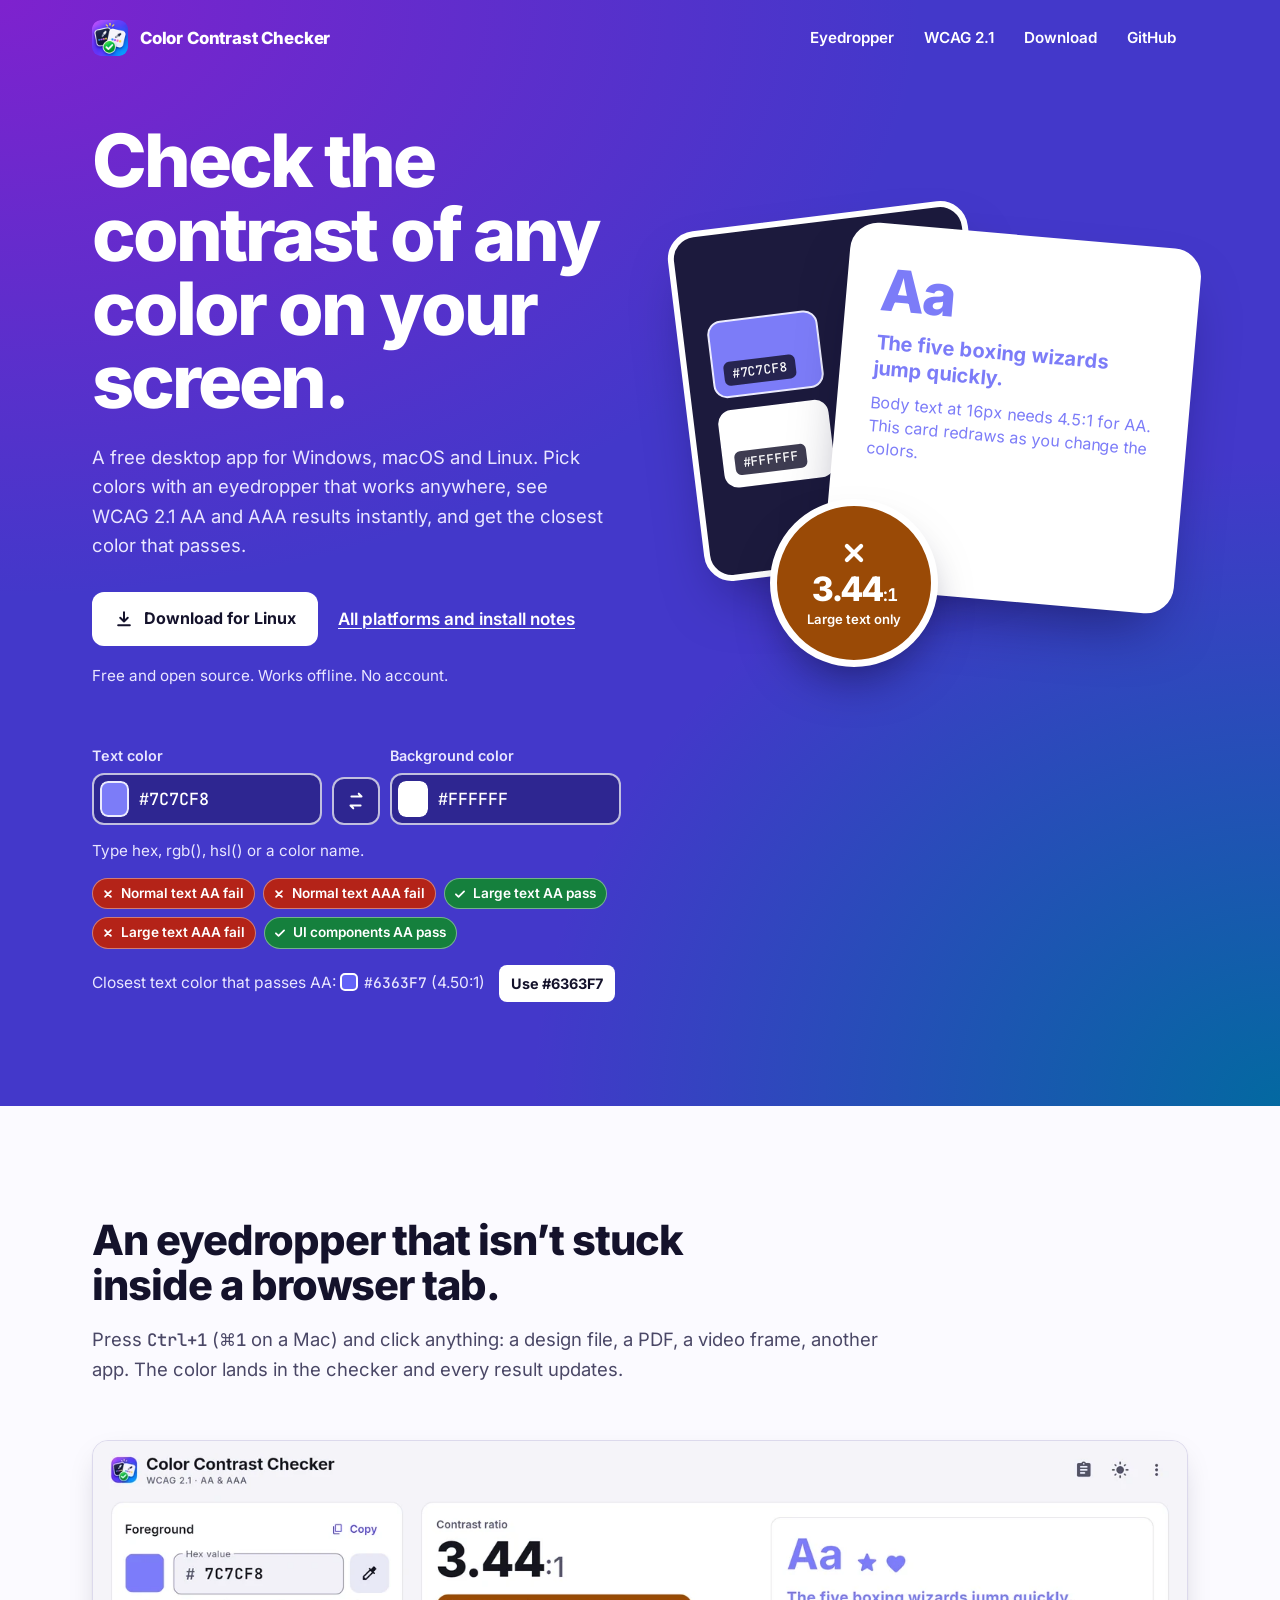
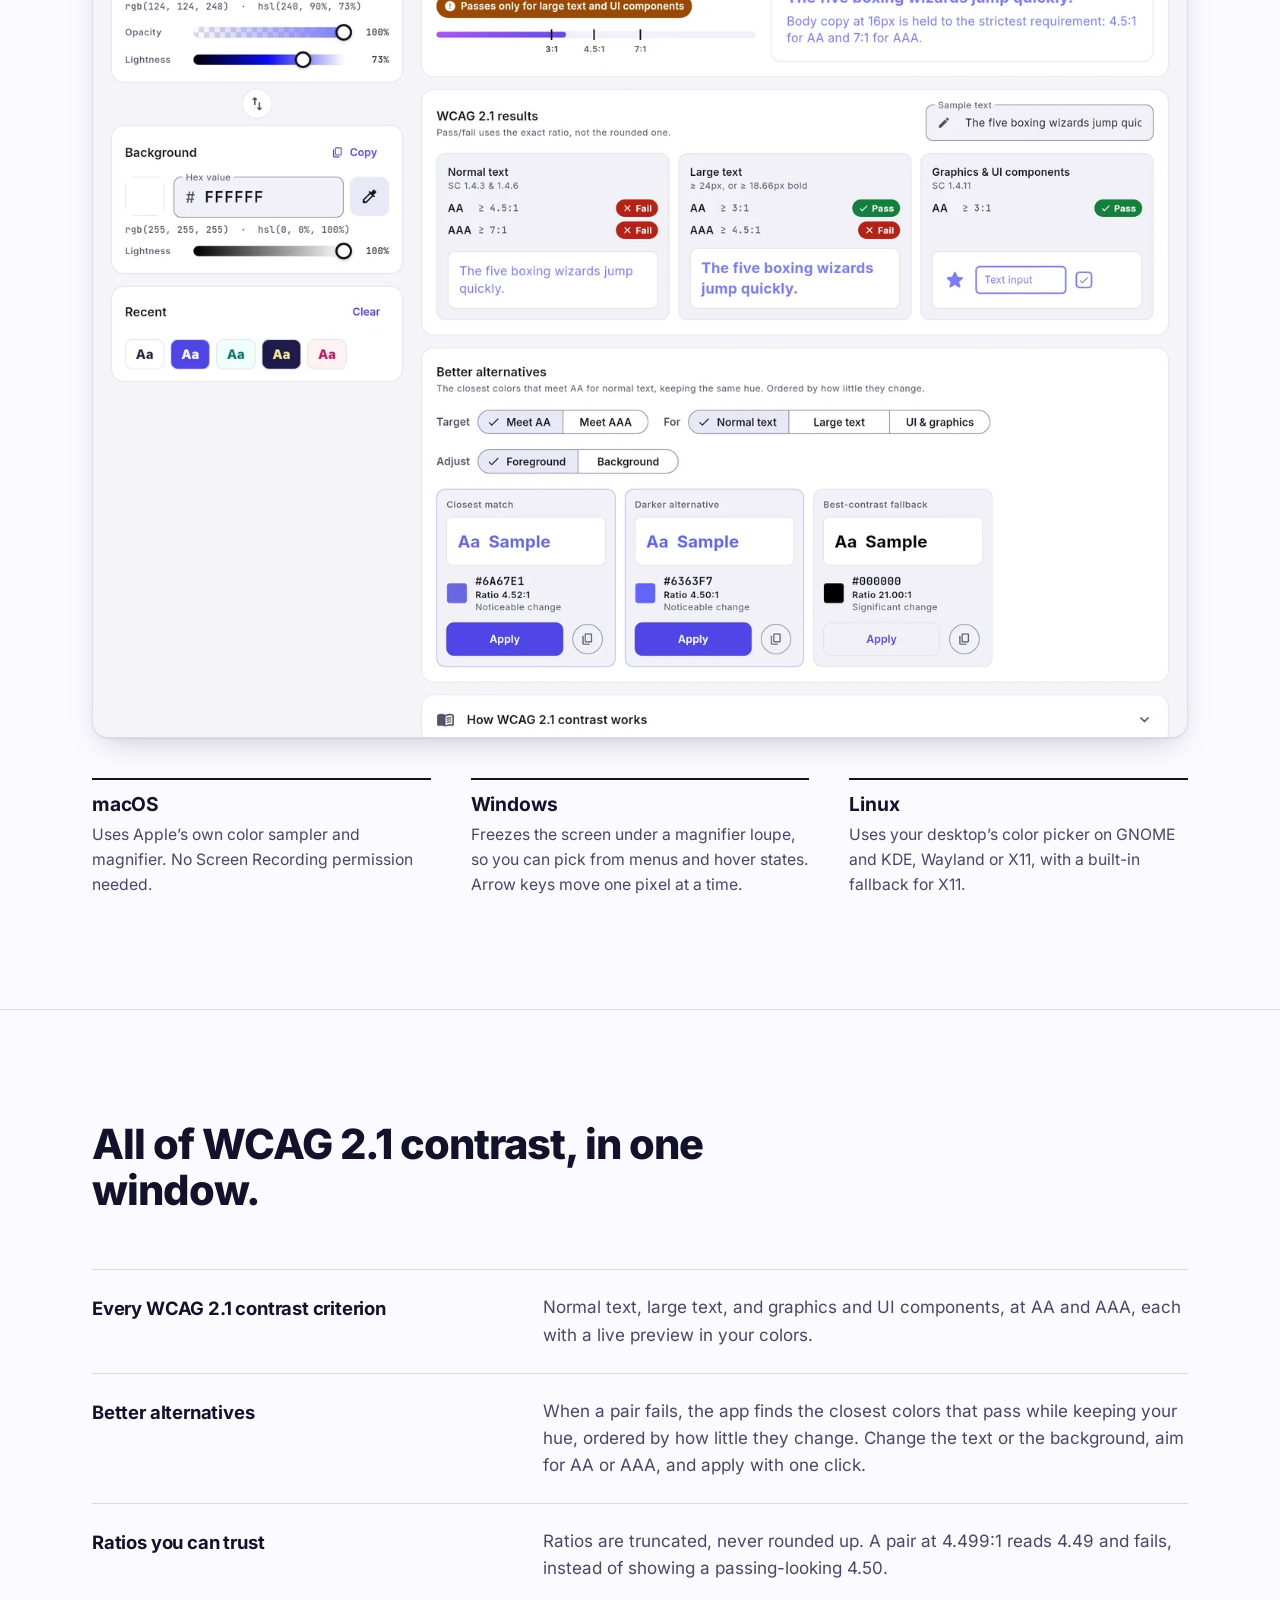
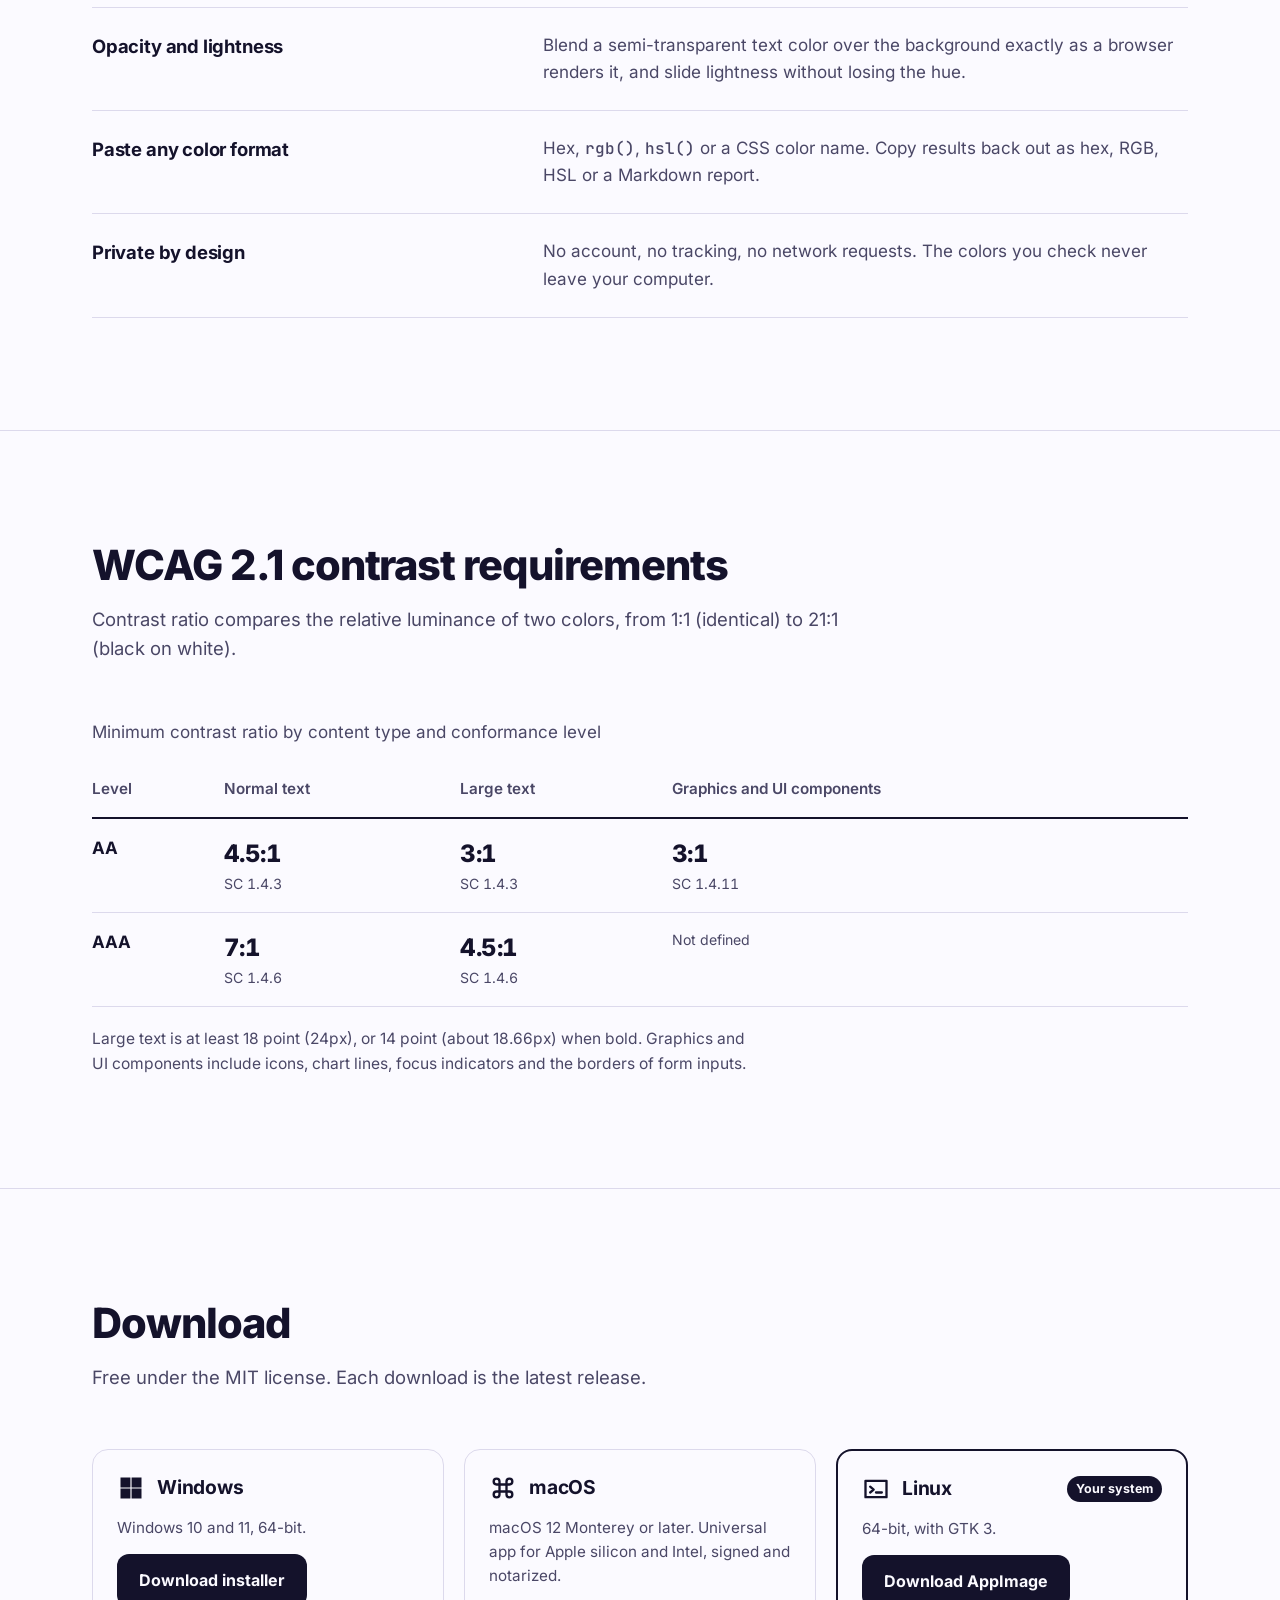
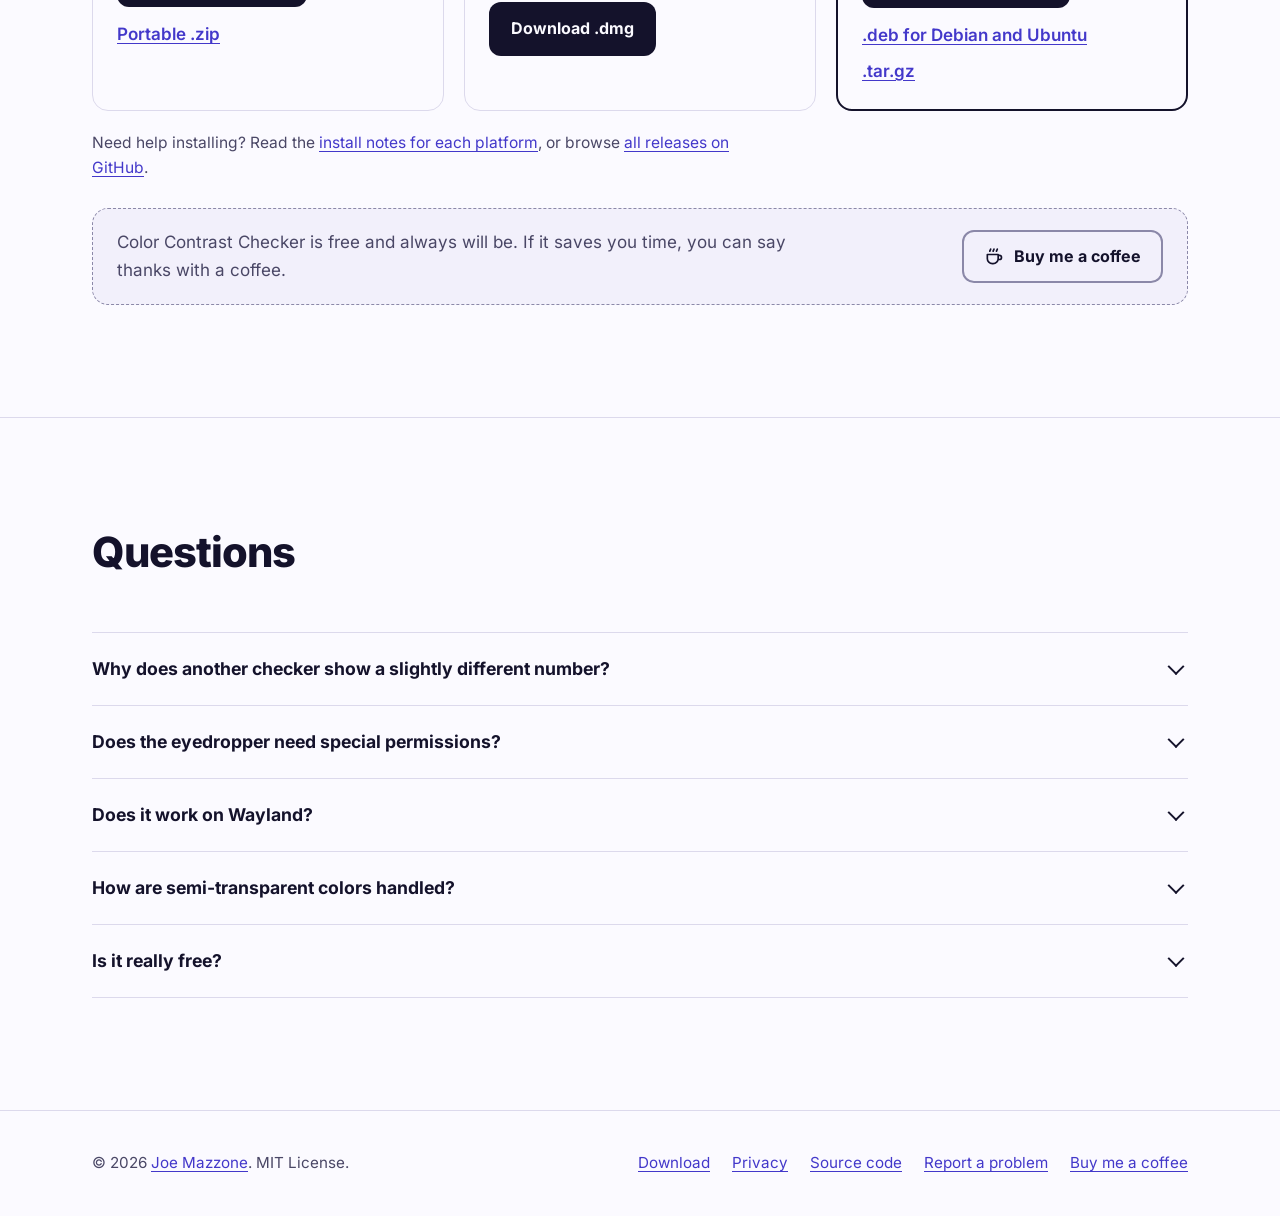
<file: website/index.html>
<!doctype html>
<html lang="en">
  <head>
    <meta charset="utf-8" />
    <meta name="viewport" content="width=device-width, initial-scale=1" />
    <title>Color Contrast Checker — WCAG 2.1 contrast app for Windows, macOS and Linux</title>
    <meta
      name="description"
      content="Free desktop app that checks color contrast against WCAG 2.1 AA and AAA. Pick colors from anywhere on your screen with a system-wide eyedropper and get the closest accessible alternative."
    />
    <link rel="canonical" href="https://color-contrast.joemazzone.net/" />
    <meta name="theme-color" content="#4338CA" />
    <link rel="icon" href="favicon.ico" sizes="any" />
    <link rel="icon" type="image/png" sizes="64x64" href="assets/img/favicon-64.png" />
    <link rel="apple-touch-icon" href="assets/img/apple-touch-icon.png" />
    <link rel="manifest" href="site.webmanifest" />

    <meta property="og:type" content="website" />
    <meta property="og:site_name" content="Color Contrast Checker" />
    <meta property="og:title" content="Color Contrast Checker" />
    <meta
      property="og:description"
      content="WCAG 2.1 AA & AAA contrast checks with an eyedropper that works anywhere on your screen. Free for Windows, macOS and Linux."
    />
    <meta property="og:url" content="https://color-contrast.joemazzone.net/" />
    <meta property="og:image" content="https://color-contrast.joemazzone.net/assets/img/og-image.png" />
    <meta property="og:image:width" content="1200" />
    <meta property="og:image:height" content="630" />
    <meta name="twitter:card" content="summary_large_image" />

    <link rel="preload" href="assets/fonts/inter-800.woff2" as="font" type="font/woff2" crossorigin />
    <link rel="preload" href="assets/fonts/inter-400.woff2" as="font" type="font/woff2" crossorigin />
    <link rel="stylesheet" href="assets/css/site.css?v=2" />

    <script type="application/ld+json">
      {
        "@context": "https://schema.org",
        "@type": "SoftwareApplication",
        "name": "Color Contrast Checker",
        "applicationCategory": "DeveloperApplication",
        "operatingSystem": "Windows, macOS, Linux",
        "description": "Desktop app that checks color contrast against WCAG 2.1 AA and AAA, with a system-wide eyedropper and accessible color suggestions.",
        "url": "https://color-contrast.joemazzone.net/",
        "downloadUrl": "https://color-contrast.joemazzone.net/download.html",
        "image": "https://color-contrast.joemazzone.net/assets/img/icon-512.png",
        "screenshot": "https://color-contrast.joemazzone.net/assets/img/screens/app-light.webp",
        "license": "https://opensource.org/licenses/MIT",
        "isAccessibleForFree": true,
        "offers": { "@type": "Offer", "price": "0", "priceCurrency": "USD" },
        "author": { "@type": "Person", "name": "Joe Mazzone", "url": "https://joemazzone.net" }
      }
    </script>
    <script type="module" src="assets/js/site.js"></script>
  </head>
  <body>
    <a class="skip-link" href="#main">Skip to content</a>

    <div class="hero-band">
      <header class="site-header">
        <div class="wrap">
          <a class="brand" href="./">
            <img src="assets/img/icon-192.png" alt="" width="36" height="36" />
            Color Contrast Checker
          </a>
          <nav class="site-nav" aria-label="Main">
            <a class="nav-optional" href="#eyedropper">Eyedropper</a>
            <a class="nav-optional" href="#wcag">WCAG 2.1</a>
            <a href="download.html">Download</a>
            <a class="nav-optional-sm" href="https://github.com/MrMazzone/color-contrast-checker">GitHub</a>
          </nav>
        </div>
      </header>

      <main id="main">
        <section class="wrap hero" aria-labelledby="hero-title">
          <div class="hero-intro">
            <h1 id="hero-title">Check the contrast of any color on your screen.</h1>
            <p class="lede">
              A free desktop app for Windows, macOS and Linux. Pick colors with an eyedropper that works
              anywhere, see WCAG&nbsp;2.1 AA and AAA results instantly, and get the closest color that passes.
            </p>
            <div class="hero-actions">
              <a class="btn btn-primary" href="download.html" data-download-primary>
                <svg viewBox="0 0 24 24" aria-hidden="true">
                  <path
                    fill="none"
                    stroke="currentColor"
                    stroke-width="2.4"
                    stroke-linecap="round"
                    stroke-linejoin="round"
                    d="M12 4v11m0 0l-4.5-4.5M12 15l4.5-4.5M5 19.5h14"
                  />
                </svg>
                <span data-label>Download</span>
              </a>
              <a class="text-link" href="download.html">All platforms and install notes</a>
            </div>
            <p class="hero-note">Free and open source. Works offline. No account.</p>
          </div>

            <form class="try ph-no-capture" data-checker onsubmit="return false" aria-label="Try the contrast checker">
              <div class="try-fields">
                <div class="color-field">
                  <label for="fg-text">Text color</label>
                  <div class="color-input">
                    <input type="color" id="fg-pick" value="#7c7cf8" aria-label="Choose text color" />
                    <input
                      type="text"
                      id="fg-text"
                      value="#7C7CF8"
                      spellcheck="false"
                      autocomplete="off"
                      inputmode="text"
                      aria-describedby="color-help"
                    />
                  </div>
                </div>
                <button type="button" class="swap" data-swap aria-label="Swap text and background colors">
                  <svg viewBox="0 0 24 24" aria-hidden="true">
                    <path
                      fill="none"
                      stroke="currentColor"
                      stroke-width="2.2"
                      stroke-linecap="round"
                      stroke-linejoin="round"
                      d="M7 7h11l-3-3M17 17H6l3 3"
                    />
                  </svg>
                </button>
                <div class="color-field">
                  <label for="bg-text">Background color</label>
                  <div class="color-input">
                    <input type="color" id="bg-pick" value="#ffffff" aria-label="Choose background color" />
                    <input
                      type="text"
                      id="bg-text"
                      value="#FFFFFF"
                      spellcheck="false"
                      autocomplete="off"
                      aria-describedby="color-help"
                    />
                  </div>
                </div>
              </div>
              <p id="color-help" class="hero-note" style="margin-top: 0">
                Type hex, rgb(), hsl() or a color name.
              </p>
              <p class="sr-only" data-ratio-text aria-live="polite"></p>
              <div class="results-row" data-pills></div>
              <div class="suggest" data-suggest hidden aria-live="polite"></div>
            </form>

          <div class="specimen ph-no-capture" aria-hidden="true">
            <div class="card card-back">
              <div class="chip-row">
                <div class="chip" data-chip-fg style="background: #7c7cf8"><span>#7C7CF8</span></div>
                <div class="chip" data-chip-bg style="background: #ffffff"><span>#FFFFFF</span></div>
              </div>
            </div>
            <div class="card card-front" data-card-front style="color: #7c7cf8; background: #ffffff">
              <span class="sample-big">Aa</span>
              <span class="sample-line">The five boxing wizards jump quickly.</span>
              <span class="sample-body">
                Body text at 16px needs 4.5:1 for AA. This card redraws as you change the colors.
              </span>
            </div>
            <div class="verdict" data-verdict data-state="limited">
              <span class="ratio">3.44<small>:1</small></span>
              <span class="verdict-label">Large text only</span>
            </div>
          </div>
        </section>
      </main>
    </div>

    <section class="section" id="eyedropper" aria-labelledby="eyedropper-title">
      <div class="wrap">
        <div class="section-head">
          <h2 id="eyedropper-title">An eyedropper that isn’t stuck inside a browser tab.</h2>
          <p class="lede">
            Press <span class="mono">Ctrl+1</span> (<span class="mono">⌘1</span> on a Mac) and click anything: a
            design file, a PDF, a video frame, another app. The color lands in the checker and every result updates.
          </p>
        </div>
        <figure class="shot" style="margin: 0">
          <picture>
            <source
              media="(prefers-color-scheme: dark)"
              srcset="assets/img/screens/app-dark-1x.webp 1440w, assets/img/screens/app-dark.webp 2880w"
              sizes="(min-width: 1160px) 1112px, 100vw"
            />
            <img
              src="assets/img/screens/app-light-1x.webp"
              srcset="assets/img/screens/app-light-1x.webp 1440w, assets/img/screens/app-light.webp 2880w"
              sizes="(min-width: 1160px) 1112px, 100vw"
              width="1440"
              height="1180"
              loading="lazy"
              decoding="async"
              alt="Color Contrast Checker app window. Foreground and background panels with hex fields, eyedropper buttons, opacity and lightness sliders on the left; on the right a large contrast ratio, WCAG 2.1 pass and fail results for normal text, large text and UI components, and a list of better alternative colors."
            />
          </picture>
        </figure>
        <div class="picker-notes">
          <div>
            <h3>macOS</h3>
            <p>Uses Apple’s own color sampler and magnifier. No Screen Recording permission needed.</p>
          </div>
          <div>
            <h3>Windows</h3>
            <p>
              Freezes the screen under a magnifier loupe, so you can pick from menus and hover states. Arrow keys move
              one pixel at a time.
            </p>
          </div>
          <div>
            <h3>Linux</h3>
            <p>Uses your desktop’s color picker on GNOME and KDE, Wayland or X11, with a built-in fallback for X11.</p>
          </div>
        </div>
      </div>
    </section>

    <section class="section" aria-labelledby="features-title">
      <div class="wrap">
        <div class="section-head">
          <h2 id="features-title">All of WCAG 2.1 contrast, in one window.</h2>
        </div>
        <dl class="feature-list">
          <div>
            <dt>Every WCAG 2.1 contrast criterion</dt>
            <dd>
              Normal text, large text, and graphics and UI components, at AA and AAA, each with a live preview in your
              colors.
            </dd>
          </div>
          <div>
            <dt>Better alternatives</dt>
            <dd>
              When a pair fails, the app finds the closest colors that pass while keeping your hue, ordered by how
              little they change. Change the text or the background, aim for AA or AAA, and apply with one click.
            </dd>
          </div>
          <div>
            <dt>Ratios you can trust</dt>
            <dd>
              Ratios are truncated, never rounded up. A pair at 4.499:1 reads 4.49 and fails, instead of showing a
              passing-looking 4.50.
            </dd>
          </div>
          <div>
            <dt>Opacity and lightness</dt>
            <dd>
              Blend a semi-transparent text color over the background exactly as a browser renders it, and slide
              lightness without losing the hue.
            </dd>
          </div>
          <div>
            <dt>Paste any color format</dt>
            <dd>Hex, <span class="mono">rgb()</span>, <span class="mono">hsl()</span> or a CSS color name. Copy results back out as hex, RGB, HSL or a Markdown report.</dd>
          </div>
          <div>
            <dt>Private by design</dt>
            <dd>No account, no tracking, no network requests. The colors you check never leave your computer.</dd>
          </div>
        </dl>
      </div>
    </section>

    <section class="section" id="wcag" aria-labelledby="wcag-title">
      <div class="wrap">
        <div class="section-head">
          <h2 id="wcag-title">WCAG 2.1 contrast requirements</h2>
          <p class="lede">
            Contrast ratio compares the relative luminance of two colors, from 1:1 (identical) to 21:1 (black on
            white).
          </p>
        </div>
        <div class="table-scroll" role="region" aria-labelledby="wcag-title" tabindex="0">
          <table class="req-table">
            <caption>
              Minimum contrast ratio by content type and conformance level
            </caption>
            <thead>
              <tr>
                <th scope="col">Level</th>
                <th scope="col">Normal text</th>
                <th scope="col">Large text</th>
                <th scope="col">Graphics and UI components</th>
              </tr>
            </thead>
            <tbody>
              <tr>
                <th scope="row">AA</th>
                <td><span class="num">4.5:1</span><span class="sc">SC 1.4.3</span></td>
                <td><span class="num">3:1</span><span class="sc">SC 1.4.3</span></td>
                <td><span class="num">3:1</span><span class="sc">SC 1.4.11</span></td>
              </tr>
              <tr>
                <th scope="row">AAA</th>
                <td><span class="num">7:1</span><span class="sc">SC 1.4.6</span></td>
                <td><span class="num">4.5:1</span><span class="sc">SC 1.4.6</span></td>
                <td><span class="sc">Not defined</span></td>
              </tr>
            </tbody>
          </table>
        </div>
        <p class="footnote">
          Large text is at least 18&nbsp;point (24px), or 14&nbsp;point (about 18.66px) when bold. Graphics and UI
          components include icons, chart lines, focus indicators and the borders of form inputs.
        </p>
      </div>
    </section>

    <section class="section" id="download" aria-labelledby="download-title">
      <div class="wrap">
        <div class="section-head">
          <h2 id="download-title">Download</h2>
          <p class="lede">Free under the MIT license. Each download is the latest release.</p>
        </div>
        <div class="downloads">
          <article class="platform" data-platform="windows">
            <header>
              <svg viewBox="0 0 24 24" aria-hidden="true">
                <path fill="currentColor" d="M3 3h8.5v8.5H3zM12.5 3H21v8.5h-8.5zM3 12.5h8.5V21H3zM12.5 12.5H21V21h-8.5z" />
              </svg>
              <h3>Windows</h3>
            </header>
            <p>Windows 10 and 11, 64-bit.</p>
            <a class="btn btn-primary" href="https://github.com/MrMazzone/color-contrast-checker/releases/latest/download/ColorContrastChecker-Windows-Setup.exe">Download installer</a>
            <ul>
              <li><a href="https://github.com/MrMazzone/color-contrast-checker/releases/latest/download/ColorContrastChecker-Windows-Portable.zip">Portable .zip</a></li>
            </ul>
          </article>
          <article class="platform" data-platform="mac">
            <header>
              <svg viewBox="0 0 24 24" aria-hidden="true">
                <path
                  fill="none"
                  stroke="currentColor"
                  stroke-width="2"
                  d="M9 9V6.5A2.5 2.5 0 1 0 6.5 9H9zm0 0h6m-6 0v6m6-6V6.5A2.5 2.5 0 1 1 17.5 9H15zm0 0v6m0 0h2.5a2.5 2.5 0 1 1-2.5 2.5V15zm0 0H9m0 0v2.5A2.5 2.5 0 1 1 6.5 15H9z"
                />
              </svg>
              <h3>macOS</h3>
            </header>
            <p>macOS 12 Monterey or later. Universal app for Apple silicon and Intel, signed and notarized.</p>
            <a class="btn btn-primary" href="https://github.com/MrMazzone/color-contrast-checker/releases/latest/download/ColorContrastChecker-macOS.dmg">Download .dmg</a>
          </article>
          <article class="platform" data-platform="linux">
            <header>
              <svg viewBox="0 0 24 24" aria-hidden="true">
                <path
                  fill="none"
                  stroke="currentColor"
                  stroke-width="2"
                  stroke-linecap="round"
                  stroke-linejoin="round"
                  d="M3 5h18v14H3zM7 10l3 2.5L7 15m5 0h5"
                />
              </svg>
              <h3>Linux</h3>
            </header>
            <p>64-bit, with GTK 3.</p>
            <a class="btn btn-primary" href="https://github.com/MrMazzone/color-contrast-checker/releases/latest/download/ColorContrastChecker-Linux-x86_64.AppImage">Download AppImage</a>
            <ul>
              <li><a href="https://github.com/MrMazzone/color-contrast-checker/releases/latest/download/ColorContrastChecker-Linux-amd64.deb">.deb for Debian and Ubuntu</a></li>
              <li><a href="https://github.com/MrMazzone/color-contrast-checker/releases/latest/download/ColorContrastChecker-Linux-x86_64.tar.gz">.tar.gz</a></li>
            </ul>
          </article>
        </div>
        <p class="footnote">
          Need help installing? Read the <a href="download.html">install notes for each platform</a>, or browse
          <a href="https://github.com/MrMazzone/color-contrast-checker/releases">all releases on GitHub</a>.
        </p>
        <aside class="support" aria-label="Support the project">
          <p>
            Color Contrast Checker is free and always will be. If it saves you time, you can say thanks with a coffee.
          </p>
          <a class="btn btn-quiet" href="https://www.buymeacoffee.com/JoeMazzone" target="_blank" rel="noopener noreferrer">
            <svg viewBox="0 0 24 24" aria-hidden="true"><path fill="none" stroke="currentColor" stroke-width="2" stroke-linecap="round" stroke-linejoin="round" d="M4 9h13v5a6 6 0 0 1-6 6h-1a6 6 0 0 1-6-6V9zm13 1h1.5a2.5 2.5 0 0 1 0 5H17M8 2.5c0 1.2-1 1.3-1 2.5M12 2.5c0 1.2-1 1.3-1 2.5M16 2.5c0 1.2-1 1.3-1 2.5"/></svg>
            Buy me a coffee
          </a>
        </aside>
      </div>
    </section>

    <section class="section" aria-labelledby="faq-title">
      <div class="wrap">
        <div class="section-head">
          <h2 id="faq-title">Questions</h2>
        </div>
        <div class="faq">
          <details>
            <summary>Why does another checker show a slightly different number?</summary>
            <div>
              <p>
                Some tools round the ratio; this app truncates it to two decimals, the way WebAIM does. Red on white
                is 3.998:1, so it shows 3.99 here and 4.00 elsewhere. Pass and fail always use the exact value.
              </p>
            </div>
          </details>
          <details>
            <summary>Does the eyedropper need special permissions?</summary>
            <div>
              <p>
                No. On macOS it uses the system color sampler, which works without Screen Recording permission. On
                Windows and Linux it reads the screen only while you are picking.
              </p>
            </div>
          </details>
          <details>
            <summary>Does it work on Wayland?</summary>
            <div>
              <p>
                Yes, through the desktop portal color picker that GNOME and KDE provide. On X11 without a portal the app
                uses its own magnifier overlay.
              </p>
            </div>
          </details>
          <details>
            <summary>How are semi-transparent colors handled?</summary>
            <div>
              <p>
                The text color is blended over the background before measuring, exactly as a browser draws it. The app
                shows the resulting solid color so you can use it directly.
              </p>
            </div>
          </details>
          <details>
            <summary>Is it really free?</summary>
            <div>
              <p>
                Yes. It is open source under the MIT license, with no ads, accounts or tracking. The source is on
                <a href="https://github.com/MrMazzone/color-contrast-checker">GitHub</a>. If you want to support it,
                you can <a href="https://www.buymeacoffee.com/JoeMazzone" target="_blank" rel="noopener noreferrer">buy me a coffee</a>.
              </p>
            </div>
          </details>
        </div>
      </div>
    </section>

    <footer class="site-footer">
      <div class="wrap">
        <p>© <span data-year>2026</span> <a href="https://joemazzone.net">Joe Mazzone</a>. MIT License.</p>
        <nav aria-label="Footer">
          <a href="download.html">Download</a>
          <a href="privacy.html">Privacy</a>
          <a href="https://github.com/MrMazzone/color-contrast-checker">Source code</a>
          <a href="https://github.com/MrMazzone/color-contrast-checker/issues">Report a problem</a>
          <a href="https://www.buymeacoffee.com/JoeMazzone" target="_blank" rel="noopener noreferrer">Buy me a coffee</a>
        </nav>
      </div>
    </footer>
  </body>
</html>
</file>
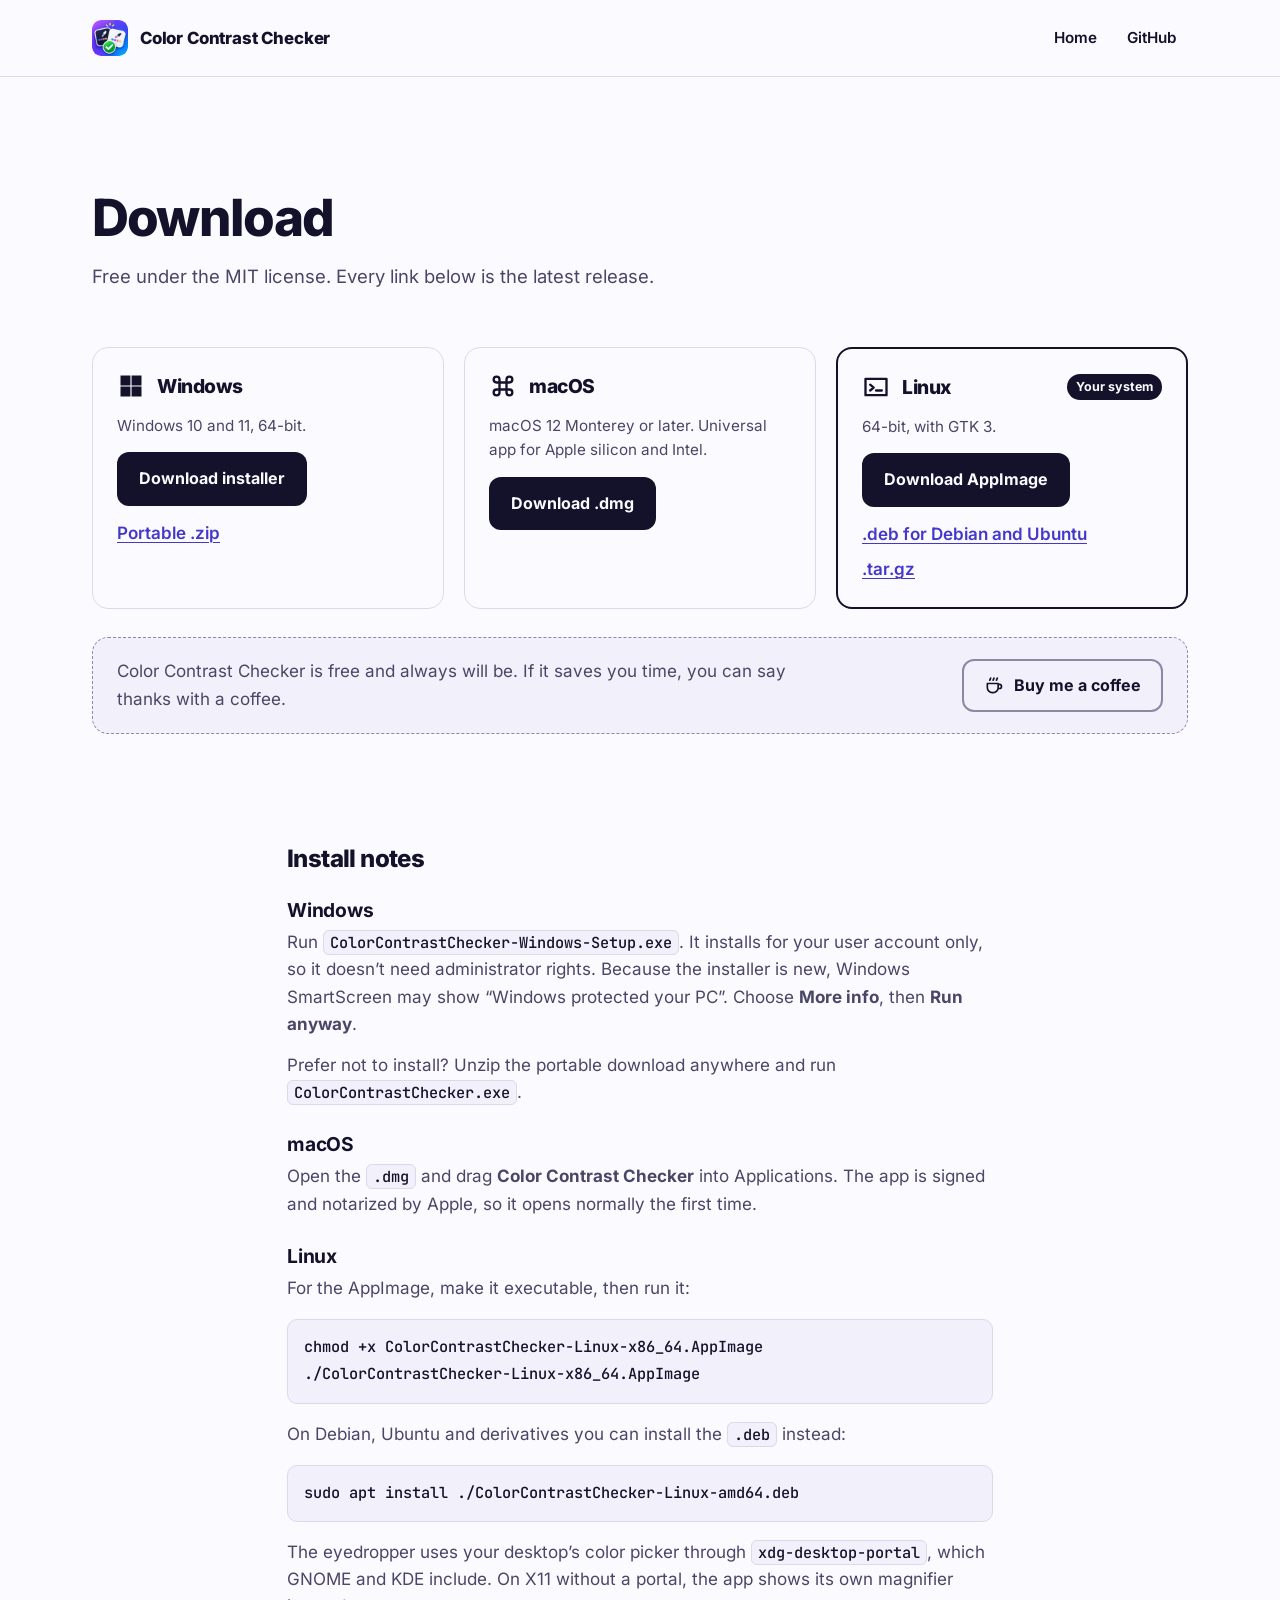
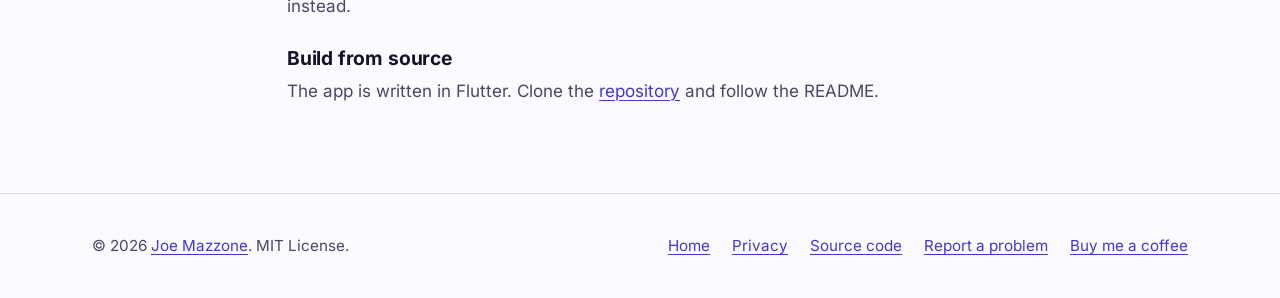
<file: website/download.html>
<!doctype html>
<html lang="en">
  <head>
    <meta charset="utf-8" />
    <meta name="viewport" content="width=device-width, initial-scale=1" />
    <title>Download Color Contrast Checker for Windows, macOS and Linux</title>
    <meta
      name="description"
      content="Download the free Color Contrast Checker app for Windows, macOS and Linux, with install notes for each platform."
    />
    <link rel="canonical" href="https://color-contrast.joemazzone.net/download.html" />
    <meta name="theme-color" content="#4338CA" />
    <link rel="icon" href="favicon.ico" sizes="any" />
    <link rel="icon" type="image/png" sizes="64x64" href="assets/img/favicon-64.png" />
    <link rel="apple-touch-icon" href="assets/img/apple-touch-icon.png" />
    <meta property="og:title" content="Download Color Contrast Checker" />
    <meta property="og:image" content="https://color-contrast.joemazzone.net/assets/img/og-image.png" />
    <meta name="twitter:card" content="summary_large_image" />
    <link rel="stylesheet" href="assets/css/site.css?v=2" />
    <script type="module" src="assets/js/site.js"></script>
  </head>
  <body class="page-plain">
    <a class="skip-link" href="#main">Skip to content</a>
    <header class="site-header">
      <div class="wrap">
        <a class="brand" href="./">
          <img src="assets/img/icon-192.png" alt="" width="36" height="36" />
          Color Contrast Checker
        </a>
        <nav class="site-nav" aria-label="Main">
          <a href="./">Home</a>
          <a href="https://github.com/MrMazzone/color-contrast-checker">GitHub</a>
        </nav>
      </div>
    </header>

    <main id="main">
      <section class="section" aria-labelledby="dl-title">
        <div class="wrap">
          <div class="section-head">
            <h1 id="dl-title" style="font-size: clamp(2.2rem, 1.6rem + 2.4vw, 3.2rem); font-weight: 800; letter-spacing: -0.035em">
              Download
            </h1>
            <p class="lede">Free under the MIT license. Every link below is the latest release.</p>
          </div>
          <div class="downloads">
            <article class="platform" data-platform="windows">
              <header>
                <svg viewBox="0 0 24 24" aria-hidden="true">
                  <path fill="currentColor" d="M3 3h8.5v8.5H3zM12.5 3H21v8.5h-8.5zM3 12.5h8.5V21H3zM12.5 12.5H21V21h-8.5z" />
                </svg>
                <h2 style="font-size: 1.2rem">Windows</h2>
              </header>
              <p>Windows 10 and 11, 64-bit.</p>
              <a class="btn btn-primary" href="https://github.com/MrMazzone/color-contrast-checker/releases/latest/download/ColorContrastChecker-Windows-Setup.exe">Download installer</a>
              <ul>
                <li><a href="https://github.com/MrMazzone/color-contrast-checker/releases/latest/download/ColorContrastChecker-Windows-Portable.zip">Portable .zip</a></li>
              </ul>
            </article>
            <article class="platform" data-platform="mac">
              <header>
                <svg viewBox="0 0 24 24" aria-hidden="true">
                  <path
                    fill="none"
                    stroke="currentColor"
                    stroke-width="2"
                    d="M9 9V6.5A2.5 2.5 0 1 0 6.5 9H9zm0 0h6m-6 0v6m6-6V6.5A2.5 2.5 0 1 1 17.5 9H15zm0 0v6m0 0h2.5a2.5 2.5 0 1 1-2.5 2.5V15zm0 0H9m0 0v2.5A2.5 2.5 0 1 1 6.5 15H9z"
                  />
                </svg>
                <h2 style="font-size: 1.2rem">macOS</h2>
              </header>
              <p>macOS 12 Monterey or later. Universal app for Apple silicon and Intel.</p>
              <a class="btn btn-primary" href="https://github.com/MrMazzone/color-contrast-checker/releases/latest/download/ColorContrastChecker-macOS.dmg">Download .dmg</a>
            </article>
            <article class="platform" data-platform="linux">
              <header>
                <svg viewBox="0 0 24 24" aria-hidden="true">
                  <path
                    fill="none"
                    stroke="currentColor"
                    stroke-width="2"
                    stroke-linecap="round"
                    stroke-linejoin="round"
                    d="M3 5h18v14H3zM7 10l3 2.5L7 15m5 0h5"
                  />
                </svg>
                <h2 style="font-size: 1.2rem">Linux</h2>
              </header>
              <p>64-bit, with GTK 3.</p>
              <a class="btn btn-primary" href="https://github.com/MrMazzone/color-contrast-checker/releases/latest/download/ColorContrastChecker-Linux-x86_64.AppImage">Download AppImage</a>
              <ul>
                <li><a href="https://github.com/MrMazzone/color-contrast-checker/releases/latest/download/ColorContrastChecker-Linux-amd64.deb">.deb for Debian and Ubuntu</a></li>
                <li><a href="https://github.com/MrMazzone/color-contrast-checker/releases/latest/download/ColorContrastChecker-Linux-x86_64.tar.gz">.tar.gz</a></li>
              </ul>
            </article>
          </div>
          <aside class="support" aria-label="Support the project">
            <p>
              Color Contrast Checker is free and always will be. If it saves you time, you can say thanks with a coffee.
            </p>
            <a class="btn btn-quiet" href="https://www.buymeacoffee.com/JoeMazzone" target="_blank" rel="noopener noreferrer">
              <svg viewBox="0 0 24 24" aria-hidden="true"><path fill="none" stroke="currentColor" stroke-width="2" stroke-linecap="round" stroke-linejoin="round" d="M4 9h13v5a6 6 0 0 1-6 6h-1a6 6 0 0 1-6-6V9zm13 1h1.5a2.5 2.5 0 0 1 0 5H17M8 2.5c0 1.2-1 1.3-1 2.5M12 2.5c0 1.2-1 1.3-1 2.5M16 2.5c0 1.2-1 1.3-1 2.5"/></svg>
              Buy me a coffee
            </a>
          </aside>
        </div>
      </section>

      <section class="wrap prose" aria-labelledby="notes-title" style="padding-top: 0">
        <h2 id="notes-title" style="margin-top: 0">Install notes</h2>

        <h3>Windows</h3>
        <p>
          Run <code>ColorContrastChecker-Windows-Setup.exe</code>. It installs for your user account only, so it doesn’t
          need administrator rights. Because the installer is new, Windows SmartScreen may show “Windows protected your
          PC”. Choose <strong>More info</strong>, then <strong>Run anyway</strong>.
        </p>
        <p>Prefer not to install? Unzip the portable download anywhere and run <code>ColorContrastChecker.exe</code>.</p>

        <h3>macOS</h3>
        <p>
          Open the <code>.dmg</code> and drag <strong>Color Contrast Checker</strong> into Applications. The app is signed
          and notarized by Apple, so it opens normally the first time.
        </p>

        <h3>Linux</h3>
        <p>For the AppImage, make it executable, then run it:</p>
        <pre><code>chmod +x ColorContrastChecker-Linux-x86_64.AppImage
./ColorContrastChecker-Linux-x86_64.AppImage</code></pre>
        <p>On Debian, Ubuntu and derivatives you can install the <code>.deb</code> instead:</p>
        <pre><code>sudo apt install ./ColorContrastChecker-Linux-amd64.deb</code></pre>
        <p>
          The eyedropper uses your desktop’s color picker through <code>xdg-desktop-portal</code>, which GNOME and KDE
          include. On X11 without a portal, the app shows its own magnifier instead.
        </p>

        <h3>Build from source</h3>
        <p>
          The app is written in Flutter. Clone the
          <a href="https://github.com/MrMazzone/color-contrast-checker">repository</a> and follow the README.
        </p>
      </section>
    </main>

    <footer class="site-footer">
      <div class="wrap">
        <p>© <span data-year>2026</span> <a href="https://joemazzone.net">Joe Mazzone</a>. MIT License.</p>
        <nav aria-label="Footer">
          <a href="./">Home</a>
          <a href="privacy.html">Privacy</a>
          <a href="https://github.com/MrMazzone/color-contrast-checker">Source code</a>
          <a href="https://github.com/MrMazzone/color-contrast-checker/issues">Report a problem</a>
          <a href="https://www.buymeacoffee.com/JoeMazzone" target="_blank" rel="noopener noreferrer">Buy me a coffee</a>
        </nav>
      </div>
    </footer>
  </body>
</html>
</file>
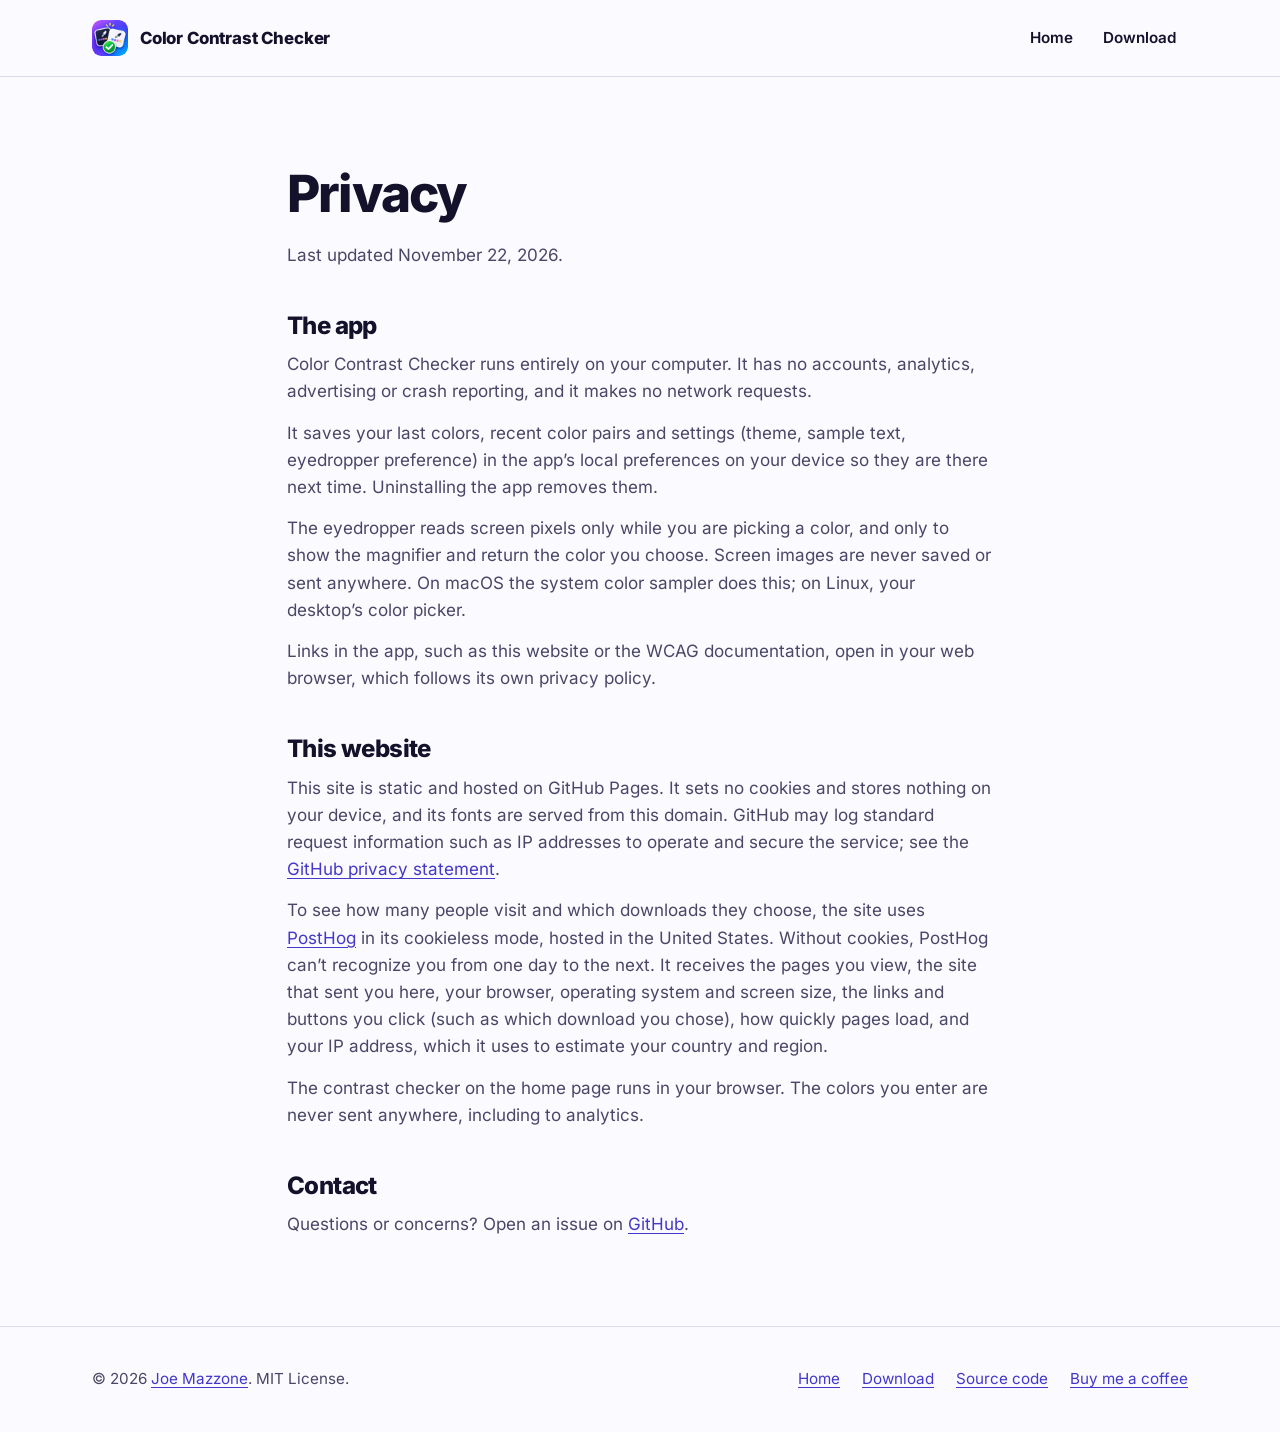
<file: website/privacy.html>
<!doctype html>
<html lang="en">
  <head>
    <meta charset="utf-8" />
    <meta name="viewport" content="width=device-width, initial-scale=1" />
    <title>Privacy — Color Contrast Checker</title>
    <meta name="description" content="Color Contrast Checker collects no personal data. Everything runs on your computer." />
    <link rel="canonical" href="https://color-contrast.joemazzone.net/privacy.html" />
    <meta name="theme-color" content="#4338CA" />
    <link rel="icon" href="favicon.ico" sizes="any" />
    <link rel="apple-touch-icon" href="assets/img/apple-touch-icon.png" />
    <link rel="stylesheet" href="assets/css/site.css?v=2" />
    <script type="module" src="assets/js/site.js"></script>
  </head>
  <body class="page-plain">
    <a class="skip-link" href="#main">Skip to content</a>
    <header class="site-header">
      <div class="wrap">
        <a class="brand" href="./">
          <img src="assets/img/icon-192.png" alt="" width="36" height="36" />
          Color Contrast Checker
        </a>
        <nav class="site-nav" aria-label="Main">
          <a href="./">Home</a>
          <a href="download.html">Download</a>
        </nav>
      </div>
    </header>

    <main id="main" class="wrap prose">
      <h1>Privacy</h1>
      <p>Last updated November 22, 2026.</p>

      <h2>The app</h2>
      <p>
        Color Contrast Checker runs entirely on your computer. It has no accounts, analytics, advertising or crash
        reporting, and it makes no network requests.
      </p>
      <p>
        It saves your last colors, recent color pairs and settings (theme, sample text, eyedropper preference) in the
        app’s local preferences on your device so they are there next time. Uninstalling the app removes them.
      </p>
      <p>
        The eyedropper reads screen pixels only while you are picking a color, and only to show the magnifier and return
        the color you choose. Screen images are never saved or sent anywhere. On macOS the system color sampler does
        this; on Linux, your desktop’s color picker.
      </p>
      <p>
        Links in the app, such as this website or the WCAG documentation, open in your web browser, which follows its own
        privacy policy.
      </p>

      <h2>This website</h2>
      <p>
        This site is static and hosted on GitHub Pages. It sets no cookies and stores nothing on your device, and its
        fonts are served from this domain. GitHub may log standard request information such as IP addresses to operate
        and secure the service; see the
        <a href="https://docs.github.com/en/site-policy/privacy-policies/github-general-privacy-statement">GitHub
          privacy statement</a>.
      </p>
      <p>
        To see how many people visit and which downloads they choose, the site uses
        <a href="https://posthog.com/privacy">PostHog</a> in its cookieless mode, hosted in the United States. Without
        cookies, PostHog can’t recognize you from one day to the next. It receives the pages you view, the site that
        sent you here, your browser, operating system and screen size, the links and buttons you click (such as which
        download you chose), how quickly pages load, and your IP address, which it uses to estimate your country and
        region.
      </p>
      <p>
        The contrast checker on the home page runs in your browser. The colors you enter are never sent anywhere,
        including to analytics.
      </p>

      <h2>Contact</h2>
      <p>
        Questions or concerns? Open an issue on
        <a href="https://github.com/MrMazzone/color-contrast-checker/issues">GitHub</a>.
      </p>
    </main>

    <footer class="site-footer">
      <div class="wrap">
        <p>© <span data-year>2026</span> <a href="https://joemazzone.net">Joe Mazzone</a>. MIT License.</p>
        <nav aria-label="Footer">
          <a href="./">Home</a>
          <a href="download.html">Download</a>
          <a href="https://github.com/MrMazzone/color-contrast-checker">Source code</a>
          <a href="https://www.buymeacoffee.com/JoeMazzone" target="_blank" rel="noopener noreferrer">Buy me a coffee</a>
        </nav>
      </div>
    </footer>
  </body>
</html>
</file>
<file: website/assets/css/site.css>
/* Color Contrast Checker — marketing site
   Every text/background pair below meets WCAG 2.1 AA (most meet AAA). */

@font-face {
  font-family: "Inter";
  font-style: normal;
  font-weight: 400;
  font-display: swap;
  src: url("../fonts/inter-400.woff2") format("woff2");
}
@font-face {
  font-family: "Inter";
  font-style: normal;
  font-weight: 500;
  font-display: swap;
  src: url("../fonts/inter-500.woff2") format("woff2");
}
@font-face {
  font-family: "Inter";
  font-style: normal;
  font-weight: 600;
  font-display: swap;
  src: url("../fonts/inter-600.woff2") format("woff2");
}
@font-face {
  font-family: "Inter";
  font-style: normal;
  font-weight: 700;
  font-display: swap;
  src: url("../fonts/inter-700.woff2") format("woff2");
}
@font-face {
  font-family: "Inter";
  font-style: normal;
  font-weight: 800;
  font-display: swap;
  src: url("../fonts/inter-800.woff2") format("woff2");
}
@font-face {
  font-family: "JetBrains Mono";
  font-style: normal;
  font-weight: 500;
  font-display: swap;
  src: url("../fonts/jetbrains-mono-500.woff2") format("woff2");
}

:root {
  color-scheme: light dark;
  --paper: #fbfaff;
  --paper-2: #f2f0fb;
  --ink: #14122b;
  --ink-2: #4a4766;
  --rule: #dcd9ec;
  --rule-strong: #8b88a8; /* ≥ 3:1 for control boundaries */
  --link: #4338ca;
  --link-hover: #3730a3;
  --pass: #15803d;
  --fail: #b42318;
  --warn: #9a4a06;
  --hero-a: #7e22ce;
  --hero-b: #4338ca;
  --hero-c: #0369a1;
  --on-hero: #ffffff;
  --on-hero-2: #e9e6ff;
  --focus: #4338ca;
  --shadow: 0 1px 2px rgb(20 18 43 / 0.06), 0 12px 32px -12px rgb(20 18 43 / 0.25);

  --font: "Inter", system-ui, -apple-system, "Segoe UI", Roboto, sans-serif;
  --mono: "JetBrains Mono", ui-monospace, SFMono-Regular, Menlo, Consolas, monospace;
  --measure: 66ch;
  --gutter: clamp(16px, 4vw, 32px);
}

@media (prefers-color-scheme: dark) {
  :root {
    --paper: #121027;
    --paper-2: #1b1838;
    --ink: #f2f1fa;
    --ink-2: #b9b6d3;
    --rule: #2e2a52;
    --rule-strong: #6e6a93;
    --link: #a5a0ff;
    --link-hover: #c4c0ff;
    --focus: #a5a0ff;
    --shadow: 0 1px 2px rgb(0 0 0 / 0.3), 0 16px 40px -16px rgb(0 0 0 / 0.7);
  }
}

*,
*::before,
*::after {
  box-sizing: border-box;
}

html {
  -webkit-text-size-adjust: 100%;
  text-size-adjust: 100%;
}

body {
  margin: 0;
  background: var(--paper);
  color: var(--ink);
  font-family: var(--font);
  font-size: 1.0625rem;
  line-height: 1.6;
  font-feature-settings: "cv11", "ss01";
  -webkit-font-smoothing: antialiased;
}

img {
  max-width: 100%;
  height: auto;
  display: block;
}

a {
  color: var(--link);
  text-underline-offset: 0.18em;
  text-decoration-thickness: 1px;
}
a:hover {
  color: var(--link-hover);
  text-decoration-thickness: 2px;
}

:focus-visible {
  outline: 3px solid var(--focus);
  outline-offset: 3px;
  border-radius: 4px;
}

.sr-only {
  position: absolute;
  width: 1px;
  height: 1px;
  padding: 0;
  margin: -1px;
  overflow: hidden;
  clip: rect(0, 0, 0, 0);
  white-space: nowrap;
  border: 0;
}

.skip-link {
  position: absolute;
  left: 16px;
  top: -60px;
  z-index: 10;
  padding: 10px 14px;
  background: var(--ink);
  color: var(--paper);
  border-radius: 8px;
  font-weight: 600;
}
.skip-link:focus {
  top: 12px;
}

.wrap {
  width: 100%;
  max-width: 1160px;
  margin-inline: auto;
  padding-inline: var(--gutter);
}

.mono {
  font-family: var(--mono);
  font-weight: 500;
  font-size: 0.94em;
}

h1,
h2,
h3 {
  margin: 0;
  line-height: 1.1;
  letter-spacing: -0.025em;
}

h2 {
  font-size: clamp(1.75rem, 1.2rem + 2vw, 2.6rem);
  font-weight: 800;
  max-width: 22ch;
}

h3 {
  font-size: 1.2rem;
  font-weight: 700;
  letter-spacing: -0.01em;
}

p {
  margin: 0;
}

.lede {
  color: var(--ink-2);
  font-size: 1.15rem;
  max-width: var(--measure);
}

/* ---------- Buttons ---------- */

.btn {
  display: inline-flex;
  align-items: center;
  gap: 10px;
  min-height: 48px;
  padding: 12px 20px;
  border-radius: 12px;
  font: inherit;
  font-weight: 700;
  font-size: 1rem;
  text-decoration: none;
  cursor: pointer;
  border: 2px solid transparent;
  transition: transform 120ms ease, background-color 120ms ease;
}
.btn:hover {
  text-decoration: none;
}
.btn:active {
  transform: translateY(1px);
}
.btn svg {
  width: 20px;
  height: 20px;
  flex: none;
}
.btn-primary {
  background: var(--ink);
  color: var(--paper);
}
.btn-primary:hover {
  color: var(--paper);
  background: color-mix(in srgb, var(--ink) 86%, var(--link));
}
.btn-quiet {
  background: transparent;
  color: var(--ink);
  border-color: var(--rule-strong);
}
.btn-quiet:hover {
  color: var(--ink);
  background: var(--paper-2);
}

/* ---------- Header ---------- */

.site-header {
  position: relative;
  z-index: 2;
  color: var(--on-hero);
}
.site-header .wrap {
  display: flex;
  align-items: center;
  justify-content: space-between;
  gap: 16px;
  padding-block: 18px;
}
.brand {
  white-space: nowrap;
  display: inline-flex;
  align-items: center;
  gap: 12px;
  color: inherit;
  text-decoration: none;
  font-weight: 800;
  font-size: 1.05rem;
  letter-spacing: -0.01em;
}
.brand:hover {
  color: inherit;
}
.brand img {
  width: 36px;
  height: 36px;
  border-radius: 9px;
}
.site-nav {
  display: flex;
  align-items: center;
  gap: 6px;
}
.site-nav a {
  color: var(--on-hero);
  text-decoration: none;
  font-weight: 600;
  font-size: 0.95rem;
  padding: 8px 12px;
  border-radius: 8px;
}
.site-nav a:hover {
  background: rgb(255 255 255 / 0.14);
  color: var(--on-hero);
}
.site-nav a:focus-visible,
.hero a:focus-visible,
.hero button:focus-visible,
.hero input:focus-visible {
  outline-color: #ffffff;
}
@media (max-width: 640px) {
  .site-nav .nav-optional {
    display: none;
  }
}
@media (max-width: 430px) {
  .site-nav .nav-optional-sm {
    display: none;
  }
}

/* Interior pages use a plain header on paper. */
.page-plain .site-header {
  color: var(--ink);
  border-bottom: 1px solid var(--rule);
}
.page-plain .site-nav a {
  color: var(--ink);
}
.page-plain .site-nav a:hover {
  background: var(--paper-2);
  color: var(--ink);
}
.page-plain .site-nav a:focus-visible {
  outline-color: var(--focus);
}

/* ---------- Hero ---------- */

.hero-band {
  position: relative;
  color: var(--on-hero);
  background:
    radial-gradient(120% 90% at 0% 0%, var(--hero-a) 0%, transparent 60%),
    radial-gradient(90% 90% at 100% 100%, var(--hero-c) 0%, transparent 65%),
    var(--hero-b);
  overflow: hidden;
}
.hero {
  display: grid;
  grid-template-columns: minmax(0, 1.05fr) minmax(0, 1fr);
  grid-template-areas:
    "intro specimen"
    "try specimen";
  column-gap: clamp(32px, 5vw, 72px);
  align-items: start;
  padding-block: clamp(24px, 4vw, 48px) clamp(56px, 8vw, 104px);
}
.hero h1 {
  font-size: clamp(2.5rem, 1.4rem + 4.4vw, 4.6rem);
  font-weight: 800;
  letter-spacing: -0.04em;
  line-height: 1.0;
  max-width: 13ch;
}
.hero .lede {
  color: var(--on-hero-2);
  margin-top: 24px;
  max-width: 44ch;
}
.hero-actions {
  display: flex;
  flex-wrap: wrap;
  align-items: center;
  gap: 12px 20px;
  margin-top: 32px;
}
.hero .btn-primary {
  background: #ffffff;
  color: #14122b;
}
.hero .btn-primary:hover {
  background: #ede9fe;
  color: #14122b;
}
.hero-actions a.text-link {
  color: var(--on-hero);
  font-weight: 600;
}
.hero-note {
  margin-top: 18px;
  color: var(--on-hero-2);
  font-size: 0.95rem;
}

/* The live specimen: two tilted cards and a verdict badge, after the icon. */
.hero-intro {
  grid-area: intro;
}
.specimen {
  grid-area: specimen;
  position: relative;
  min-height: 440px;
  margin-top: clamp(24px, 6vw, 96px);
  isolation: isolate;
}
.card {
  position: absolute;
  border-radius: 28px;
  border: 6px solid #ffffff;
  box-shadow: 0 30px 60px -24px rgb(10 6 40 / 0.55);
}
.card-back {
  inset: 14px 40% 74px 0;
  transform: rotate(-7deg);
  background: #1c1a3d;
  padding: 24px;
  display: flex;
  flex-direction: column;
  justify-content: center;
  z-index: -1;
}
.chip-row {
  display: flex;
  flex-direction: column;
  gap: 12px;
  width: 46%;
}
.chip {
  border-radius: 14px;
  padding: 10px;
  min-height: 78px;
  display: flex;
  align-items: flex-end;
  border: 2px solid rgb(255 255 255 / 0.85);
}
.chip span {
  background: rgb(20 18 43 / 0.82);
  color: #ffffff;
  padding: 2px 8px;
  border-radius: 6px;
  font-family: var(--mono);
  font-size: 0.8rem;
}
.card-front {
  inset: 34px 0 40px 30%;
  transform: rotate(5deg);
  padding: 32px 28px;
  display: flex;
  flex-direction: column;
  justify-content: flex-start;
  gap: 10px;
  transition: background-color 160ms ease, color 160ms ease;
}
.card-front .sample-big {
  font-size: clamp(2.6rem, 2rem + 2vw, 3.6rem);
  font-weight: 800;
  letter-spacing: -0.03em;
  line-height: 1;
}
.card-front .sample-line {
  font-size: 1.25rem;
  font-weight: 700;
  line-height: 1.3;
}
.card-front .sample-body {
  font-size: 1rem;
  line-height: 1.45;
  max-width: 34ch;
}

.verdict {
  position: absolute;
  left: 17%;
  bottom: -26px;
  width: 168px;
  height: 168px;
  border-radius: 50%;
  border: 7px solid #ffffff;
  display: grid;
  place-content: center;
  text-align: center;
  color: #ffffff;
  background: var(--pass);
  box-shadow: 0 24px 48px -18px rgb(10 6 40 / 0.6);
  transition: background-color 160ms ease;
}
.verdict[data-state="fail"] {
  background: var(--fail);
}
.verdict[data-state="limited"] {
  background: var(--warn);
}
.verdict svg {
  width: 34px;
  height: 34px;
  margin: 0 auto 2px;
}
.verdict .ratio {
  font-size: 2.1rem;
  font-weight: 800;
  letter-spacing: -0.03em;
  line-height: 1;
  font-variant-numeric: tabular-nums;
}
.verdict .ratio small {
  font-size: 1.1rem;
  font-weight: 600;
}
.verdict .verdict-label {
  font-size: 0.82rem;
  font-weight: 600;
  margin-top: 4px;
}

.try {
  grid-area: try;
  margin-top: 56px;
  display: grid;
  gap: 14px;
}
.try-fields {
  display: grid;
  grid-template-columns: 1fr auto 1fr;
  gap: 10px;
  align-items: end;
}
.color-field label {
  display: block;
  font-size: 0.9rem;
  font-weight: 600;
  color: var(--on-hero-2);
  margin-bottom: 6px;
}
.color-input {
  display: flex;
  align-items: center;
  gap: 8px;
  background: rgb(10 6 40 / 0.35);
  border: 2px solid rgb(255 255 255 / 0.7);
  border-radius: 12px;
  padding: 6px 10px 6px 6px;
}
.color-input:focus-within {
  border-color: #ffffff;
}
.color-input input[type="color"] {
  inline-size: 36px;
  block-size: 36px;
  padding: 0;
  border: 0;
  border-radius: 8px;
  background: none;
  cursor: pointer;
}
.color-input input[type="color"]::-webkit-color-swatch-wrapper {
  padding: 0;
}
.color-input input[type="color"]::-webkit-color-swatch {
  border: 2px solid rgb(255 255 255 / 0.85);
  border-radius: 8px;
}
.color-input input[type="color"]::-moz-color-swatch {
  border: 2px solid rgb(255 255 255 / 0.85);
  border-radius: 8px;
}
.color-input input[type="text"] {
  min-width: 0;
  width: 100%;
  background: transparent;
  border: 0;
  color: #ffffff;
  font-family: var(--mono);
  font-weight: 500;
  font-size: 1.05rem;
  padding: 6px 2px;
}
.color-input input[type="text"]:focus {
  outline: none;
}
.color-input[data-invalid="true"] {
  border-color: #fecaca;
  box-shadow: 0 0 0 2px #fecaca;
}
.swap {
  inline-size: 48px;
  block-size: 48px;
  border-radius: 12px;
  border: 2px solid rgb(255 255 255 / 0.7);
  background: rgb(10 6 40 / 0.35);
  color: #ffffff;
  cursor: pointer;
  display: grid;
  place-items: center;
}
.swap:hover {
  background: rgb(10 6 40 / 0.55);
}
.swap svg {
  width: 22px;
  height: 22px;
}
.results-row {
  display: flex;
  flex-wrap: wrap;
  gap: 8px;
}
.pill {
  display: inline-flex;
  align-items: center;
  gap: 6px;
  padding: 4px 10px 4px 8px;
  border-radius: 999px;
  font-size: 0.85rem;
  font-weight: 600;
  color: #ffffff;
  background: var(--pass);
  border: 1px solid rgb(255 255 255 / 0.4);
}
.pill[data-pass="false"] {
  background: var(--fail);
}
.pill svg {
  width: 14px;
  height: 14px;
}
.suggest {
  display: flex;
  flex-wrap: wrap;
  align-items: center;
  gap: 10px 14px;
  color: var(--on-hero-2);
  font-size: 0.97rem;
  min-height: 40px;
}
.suggest[hidden] {
  display: none;
}
.suggest .swatch-dot {
  inline-size: 18px;
  block-size: 18px;
  border-radius: 5px;
  border: 2px solid #ffffff;
  display: inline-block;
  vertical-align: -3px;
  margin-right: 6px;
}
.suggest button {
  font: inherit;
  font-weight: 700;
  font-size: 0.9rem;
  color: #14122b;
  background: #ffffff;
  border: 0;
  border-radius: 8px;
  padding: 7px 12px;
  cursor: pointer;
}
.suggest button:hover {
  background: #ede9fe;
}

@media (max-width: 920px) {
  .hero {
    grid-template-columns: 1fr;
    grid-template-areas:
      "intro"
      "specimen"
      "try";
  }
  .specimen {
    min-height: 380px;
    max-width: 560px;
    width: 100%;
    margin-top: 48px;
  }
}
@media (max-width: 520px) {
  .specimen {
    min-height: 340px;
  }
  .card-back {
    inset: 10px 42% 80px 0;
    padding: 16px;
  }
  .chip-row {
    width: 62%;
  }
  .chip {
    min-height: 64px;
  }
  .card-front {
    inset: 30px 0 46px 28%;
    padding: 22px 18px;
  }
  .card-front .sample-body {
    display: none;
  }
  .verdict {
    width: 128px;
    height: 128px;
    left: 8%;
    bottom: -30px;
  }
  .verdict .ratio {
    font-size: 1.6rem;
  }
  .verdict .verdict-label {
    font-size: 0.7rem;
  }
  .verdict svg {
    width: 26px;
    height: 26px;
  }
  .try-fields {
    grid-template-columns: 1fr;
  }
  .swap {
    justify-self: start;
  }
}

/* ---------- Sections ---------- */

.section {
  padding-block: clamp(64px, 9vw, 112px);
}
.section + .section {
  border-top: 1px solid var(--rule);
}
.section-head {
  display: grid;
  gap: 16px;
  margin-bottom: clamp(32px, 5vw, 56px);
}

.shot {
  border-radius: 16px;
  border: 1px solid var(--rule);
  box-shadow: var(--shadow);
  overflow: hidden;
  background: var(--paper-2);
}
.shot img {
  width: 100%;
}
.picker-notes {
  display: grid;
  grid-template-columns: repeat(3, minmax(0, 1fr));
  gap: 0 40px;
  margin-top: 40px;
}
.picker-notes div {
  border-top: 2px solid var(--ink);
  padding-top: 14px;
}
.picker-notes h3 {
  margin-bottom: 6px;
}
.picker-notes p {
  color: var(--ink-2);
  font-size: 0.98rem;
}
@media (max-width: 760px) {
  .picker-notes {
    grid-template-columns: 1fr;
    gap: 28px;
  }
}

/* Feature list: hairline rows, heading left, description right. */
.feature-list {
  margin: 0;
  border-top: 1px solid var(--rule);
}
.feature-list > div {
  display: grid;
  grid-template-columns: minmax(0, 1fr) minmax(0, 1.6fr);
  gap: 8px 48px;
  padding-block: 24px;
  border-bottom: 1px solid var(--rule);
}
.feature-list dt {
  font-weight: 700;
  font-size: 1.15rem;
  letter-spacing: -0.01em;
}
.feature-list dd {
  margin: 0;
  color: var(--ink-2);
  max-width: var(--measure);
}
@media (max-width: 760px) {
  .feature-list > div {
    grid-template-columns: 1fr;
  }
}

/* Requirements table */
.table-scroll {
  overflow-x: auto;
}
.req-table {
  width: 100%;
  min-width: 560px;
  border-collapse: collapse;
  font-variant-numeric: tabular-nums;
}
.req-table caption {
  text-align: left;
  color: var(--ink-2);
  padding-bottom: 14px;
}
.req-table th,
.req-table td {
  text-align: left;
  padding: 16px 18px 16px 0;
  border-bottom: 1px solid var(--rule);
  vertical-align: top;
}
.req-table thead th {
  font-size: 0.95rem;
  color: var(--ink-2);
  font-weight: 600;
  border-bottom: 2px solid var(--ink);
}
.req-table tbody th {
  font-weight: 700;
}
.req-table td .num {
  font-size: 1.5rem;
  font-weight: 800;
  letter-spacing: -0.02em;
}
.req-table td .sc {
  display: block;
  color: var(--ink-2);
  font-size: 0.88rem;
}
.footnote {
  margin-top: 20px;
  color: var(--ink-2);
  max-width: var(--measure);
  font-size: 0.97rem;
}

/* Downloads */
.downloads {
  display: grid;
  grid-template-columns: repeat(3, minmax(0, 1fr));
  gap: 20px;
}
.platform {
  border: 1px solid var(--rule);
  border-radius: 16px;
  padding: 24px;
  display: flex;
  flex-direction: column;
  gap: 14px;
  background: var(--paper);
}
.platform[data-current="true"] {
  border: 2px solid var(--ink);
}
.platform header {
  display: flex;
  align-items: center;
  gap: 12px;
}
.platform header svg {
  width: 28px;
  height: 28px;
  flex: none;
}
.platform p {
  color: var(--ink-2);
  font-size: 0.95rem;
}
.platform ul {
  list-style: none;
  margin: 0;
  padding: 0;
  display: grid;
  gap: 8px;
}
.platform li a {
  font-weight: 600;
}
.platform .btn {
  align-self: flex-start;
}
.platform .badge {
  margin-left: auto;
  font-size: 0.78rem;
  font-weight: 700;
  padding: 3px 9px;
  border-radius: 999px;
  background: var(--ink);
  color: var(--paper);
}
@media (max-width: 900px) {
  .downloads {
    grid-template-columns: 1fr;
  }
}

/* Support (Buy me a coffee) */
.support {
  margin-top: 28px;
  padding: 20px 24px;
  border: 1px dashed var(--rule-strong);
  border-radius: 16px;
  background: var(--paper-2);
  display: flex;
  flex-wrap: wrap;
  align-items: center;
  justify-content: space-between;
  gap: 16px 24px;
}
.support p {
  margin: 0;
  color: var(--ink-2);
  max-width: var(--measure);
}
.support .btn {
  flex: none;
}

/* FAQ */
.faq {
  border-top: 1px solid var(--rule);
}
.faq details {
  border-bottom: 1px solid var(--rule);
}
.faq summary {
  cursor: pointer;
  list-style: none;
  padding: 22px 40px 22px 0;
  font-weight: 700;
  font-size: 1.1rem;
  position: relative;
}
.faq summary::-webkit-details-marker {
  display: none;
}
.faq summary::after {
  content: "";
  position: absolute;
  right: 6px;
  top: 50%;
  width: 12px;
  height: 12px;
  border-right: 2.5px solid var(--ink);
  border-bottom: 2.5px solid var(--ink);
  transform: translateY(-70%) rotate(45deg);
  transition: transform 160ms ease;
}
.faq details[open] summary::after {
  transform: translateY(-30%) rotate(-135deg);
}
.faq details > div {
  padding: 0 0 24px;
  color: var(--ink-2);
  max-width: var(--measure);
}
.faq details > div p + p {
  margin-top: 10px;
}

/* Prose pages */
.prose {
  max-width: 70ch;
  padding-block: clamp(48px, 7vw, 88px);
}
.prose h1 {
  font-size: clamp(2.2rem, 1.6rem + 2.4vw, 3.2rem);
  font-weight: 800;
  letter-spacing: -0.035em;
  margin-bottom: 20px;
}
.prose h2 {
  font-size: 1.5rem;
  margin: 44px 0 12px;
  max-width: none;
}
.prose h3 {
  margin: 28px 0 8px;
}
.prose p,
.prose li {
  color: var(--ink-2);
}
.prose p + p {
  margin-top: 14px;
}
.prose ul,
.prose ol {
  padding-left: 1.25em;
}
.prose li + li {
  margin-top: 6px;
}
.prose code,
.prose kbd {
  font-family: var(--mono);
  font-size: 0.9em;
  background: var(--paper-2);
  border: 1px solid var(--rule);
  border-radius: 6px;
  padding: 1px 6px;
  color: var(--ink);
}
.prose pre {
  background: var(--paper-2);
  border: 1px solid var(--rule);
  border-radius: 10px;
  padding: 14px 16px;
  overflow-x: auto;
}
.prose pre code {
  border: 0;
  padding: 0;
  background: none;
}

/* Footer */
.site-footer {
  border-top: 1px solid var(--rule);
  padding-block: 40px;
  color: var(--ink-2);
  font-size: 0.95rem;
}
.site-footer .wrap {
  display: flex;
  flex-wrap: wrap;
  justify-content: space-between;
  gap: 16px 32px;
}
.site-footer nav {
  display: flex;
  flex-wrap: wrap;
  gap: 8px 22px;
}

@media (prefers-reduced-motion: reduce) {
  *,
  *::before,
  *::after {
    transition: none !important;
    animation: none !important;
  }
}
</file>
